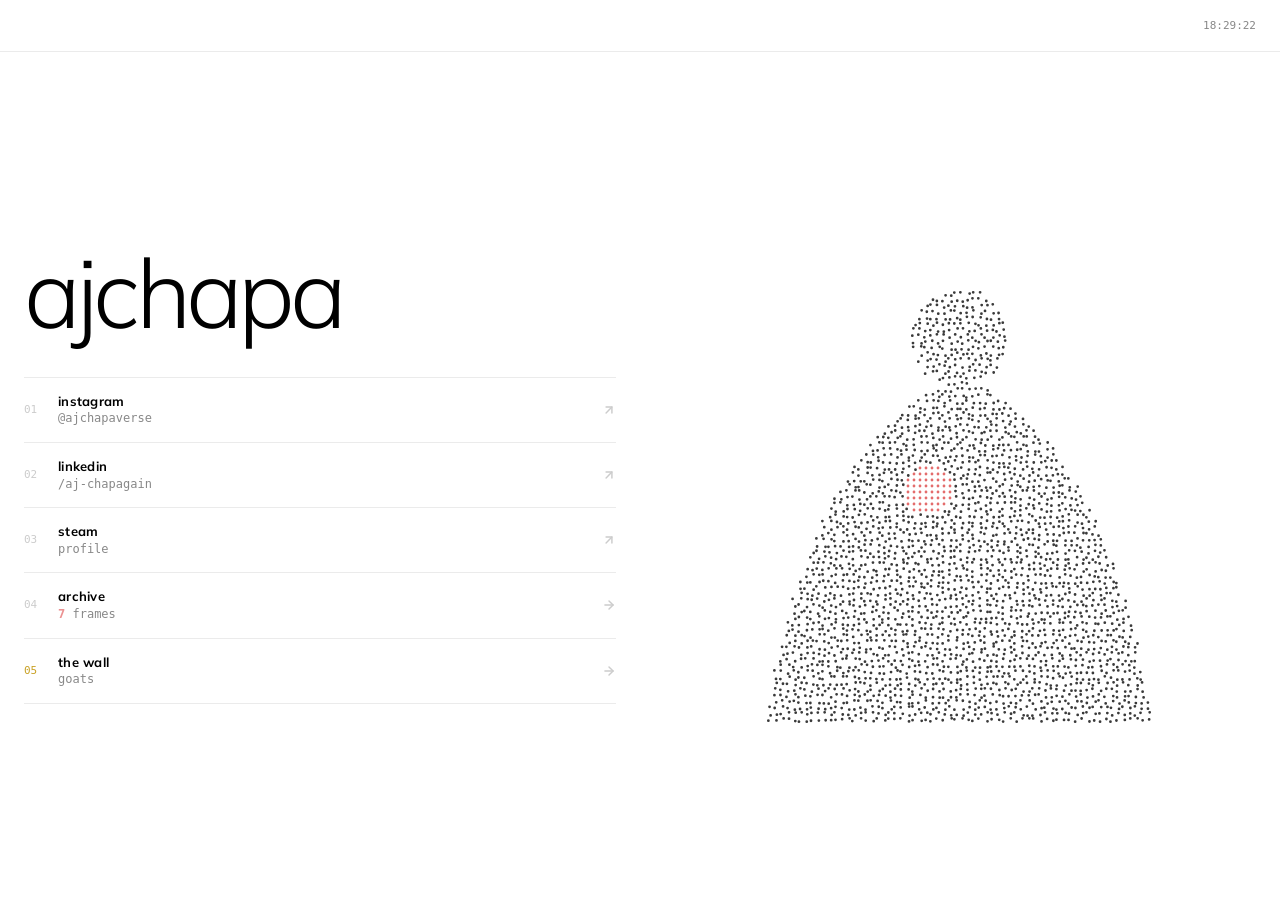
<file: index.html>
<!DOCTYPE html>
<html lang="en">
<head>
  <meta charset="UTF-8" />
  <meta name="viewport" content="width=device-width, initial-scale=1.0" />
  <title>ajchapa</title>
  <link rel="icon" type="image/png" href="favicon.png">
  <link rel="preconnect" href="https://fonts.googleapis.com" />
  <link href="https://fonts.googleapis.com/css2?family=Mulish:wght@300;700;800&display=swap" rel="stylesheet" />
  <style>
    :root {
      --bg:         #ffffff;
      --border:     #ebebeb;
      --text-main:  #000000;
      --text-muted: #888888;
      --font:       'Mulish', sans-serif;
      --mono:       Menlo, Monaco, Consolas, monospace;
    }

    *, *::before, *::after { margin: 0; padding: 0; box-sizing: border-box; }

    html, body {
      height: 100%;
      background: var(--bg);
      color: var(--text-main);
      font-family: var(--font);
      font-size: 14px;
      line-height: 1.45;
      -webkit-font-smoothing: antialiased;
    }

    a { color: inherit; text-decoration: none; }

    #page {
      height: 100vh;
      height: 100dvh;
      display: flex;
      flex-direction: column;
      overflow: hidden;
    }

    #nav {
      height: 52px;
      border-bottom: 1px solid var(--border);
      display: flex;
      align-items: center;
      justify-content: flex-end;
      padding: 0 24px;
      flex-shrink: 0;
    }
    #nav-time { font-size: 11px; color: var(--text-muted); font-family: var(--mono); }

    #body {
      flex: 1;
      display: flex;
      flex-direction: column;
      padding: 48px 24px 0;
      min-height: 0;
    }

    #hero {
      flex: 1;
      display: grid;
      grid-template-columns: 1fr 1fr;
      gap: 48px;
      padding-bottom: 48px;
      align-items: center;
      min-height: 0;
    }

    #left {
      display: flex;
      flex-direction: column;
      justify-content: center;
    }

    #name {
      font-size: clamp(56px, 10vw, 96px);
      font-weight: 300;
      line-height: 0.92;
      letter-spacing: -0.05em;
      color: var(--text-main);
      margin-bottom: 40px;
    }

    #links {
      display: flex;
      flex-direction: column;
      border-top: 1px solid var(--border);
    }

    .link-row {
      display: flex;
      align-items: center;
      justify-content: space-between;
      padding: 14px 0;
      border-bottom: 1px solid var(--border);
      text-decoration: none;
      color: var(--text-main);
      transition: padding 0.3s cubic-bezier(0.16, 1, 0.3, 1), background 0.3s;
    }
    .link-row:hover {
      background: #f9f9f9;
      padding-left: 12px;
      padding-right: 12px;
      margin: 0 -12px;
    }
    .link-row:hover .link-arrow { transform: translate(3px, -3px); color: var(--text-main); }
    .link-row:last-child:hover .link-arrow { transform: translate(4px, 0px); }

    .link-left  { display: flex; align-items: center; gap: 14px; }
    .link-index { font-size: 11px; font-family: var(--mono); color: #cccccc; width: 20px; }
    .link-name  { font-size: 13px; font-weight: 700; letter-spacing: 0.02em; }
    .link-handle{ font-size: 12px; color: var(--text-muted); font-family: var(--mono); }

    .link-arrow {
      display: flex;
      align-items: center;
      justify-content: center;
      color: #cccccc;
      transition: transform 0.3s, color 0.3s;
    }

    /* the wall row: same row + gold foil sweep */
    .wall-row { position: relative; overflow: hidden; }
    .wall-row .link-left, .wall-row .link-arrow { position: relative; z-index: 1; }
    .wall-row .foil {
      position: absolute;
      top: -10%; bottom: -10%;
      width: 34%; left: -60%;
      pointer-events: none;
      z-index: 0;
      background: linear-gradient(100deg, transparent, rgba(240,205,100,.45), rgba(255,236,170,.6), rgba(240,205,100,.45), transparent);
      transform: skewX(-14deg);
      animation: wall-foil 5s ease-in-out infinite;
    }
    .wall-row:hover .foil { animation-duration: 2.4s; }
    @keyframes wall-foil {
      0% { left: -60%; }
      40%, 100% { left: 130%; }
    }
    .wall-row .link-index { color: #c9a227; }
    .wall-row:hover .link-arrow { color: #a8842f; }
    @media (prefers-reduced-motion: reduce) {
      .wall-row .foil { animation: none; display: none; }
    }

    #right {
      display: flex;
      align-items: center;
      justify-content: center;
      width: 100%;
      height: 100%;
      min-height: 0;
    }

    #particle-canvas {
      display: block;
      max-width: 100%;
      max-height: 100%;
      object-fit: contain;
    }

    /* MOBILE */
    @media (max-width: 700px) {
      #hero {
        grid-template-columns: 1fr;
        gap: 0;
        padding-bottom: 0;
        flex: none;
      }
      #body {
        padding: 10px 16px 0;
        flex: 1;
        overflow-y: auto;
        -webkit-overflow-scrolling: touch;
      }
      #right {
        order: -1;
        height: 30vh;
        min-height: 160px;
        max-height: 240px;
        display: flex;
        align-items: center;
        justify-content: center;
      }
      #left {
        justify-content: flex-start;
        padding-bottom: 12px;
      }
      #name {
        font-size: clamp(40px, 13vw, 64px);
        margin-bottom: 14px;
        text-align: center;
      }
      .link-row { padding: 11px 0; }
      #nav { padding: 0 16px; }
    }
  </style>
</head>
<body>
<div id="page">

  <nav id="nav">
    <span id="nav-time">—</span>
  </nav>

  <div id="body">
    <div id="hero">

      <div id="left">
        <h1 id="name">ajchapa</h1>
        <div id="links">
          <a class="link-row" href="https://www.instagram.com/ajchapaverse/" target="_blank" rel="noopener">
            <div class="link-left">
              <span class="link-index">01</span>
              <div>
                <div class="link-name">instagram</div>
                <div class="link-handle">@ajchapaverse</div>
              </div>
            </div>
            <span class="link-arrow">
              <svg width="14" height="14" viewBox="0 0 24 24" fill="none" stroke="currentColor" stroke-width="2.5" stroke-linecap="round" stroke-linejoin="round">
                <line x1="7" y1="17" x2="17" y2="7"></line><polyline points="7 7 17 7 17 17"></polyline>
              </svg>
            </span>
          </a>
          <a class="link-row" href="https://www.linkedin.com/in/aj-chapagain/" target="_blank" rel="noopener">
            <div class="link-left">
              <span class="link-index">02</span>
              <div>
                <div class="link-name">linkedin</div>
                <div class="link-handle">/aj-chapagain</div>
              </div>
            </div>
            <span class="link-arrow">
              <svg width="14" height="14" viewBox="0 0 24 24" fill="none" stroke="currentColor" stroke-width="2.5" stroke-linecap="round" stroke-linejoin="round">
                <line x1="7" y1="17" x2="17" y2="7"></line><polyline points="7 7 17 7 17 17"></polyline>
              </svg>
            </span>
          </a>
          <a class="link-row" href="https://steamcommunity.com/profiles/76561198343184351/" target="_blank" rel="noopener">
            <div class="link-left">
              <span class="link-index">03</span>
              <div>
                <div class="link-name">steam</div>
                <div class="link-handle">profile</div>
              </div>
            </div>
            <span class="link-arrow">
              <svg width="14" height="14" viewBox="0 0 24 24" fill="none" stroke="currentColor" stroke-width="2.5" stroke-linecap="round" stroke-linejoin="round">
                <line x1="7" y1="17" x2="17" y2="7"></line><polyline points="7 7 17 7 17 17"></polyline>
              </svg>
            </span>
          </a>
          <a class="link-row" href="archive">
            <div class="link-left">
              <span class="link-index">04</span>
              <div>
                <div class="link-name">archive</div>
                <div class="link-handle"><span id="archive-num">7</span> frames</div>
              </div>
            </div>
            <span class="link-arrow">
              <svg width="14" height="14" viewBox="0 0 24 24" fill="none" stroke="currentColor" stroke-width="2.5" stroke-linecap="round" stroke-linejoin="round">
                <line x1="5" y1="12" x2="19" y2="12"></line><polyline points="12 5 19 12 12 19"></polyline>
              </svg>
            </span>
          </a>
          <a class="link-row wall-row" href="thewall">
            <span class="foil" aria-hidden="true"></span>
            <div class="link-left">
              <span class="link-index">05</span>
              <div>
                <div class="link-name">the wall</div>
                <div class="link-handle">goats</div>
              </div>
            </div>
            <span class="link-arrow">
              <svg width="14" height="14" viewBox="0 0 24 24" fill="none" stroke="currentColor" stroke-width="2.5" stroke-linecap="round" stroke-linejoin="round">
                <line x1="5" y1="12" x2="19" y2="12"></line><polyline points="12 5 19 12 12 19"></polyline>
              </svg>
            </span>
          </a>
        </div>
      </div>

      <div id="right">
        <canvas id="particle-canvas"></canvas>
      </div>

    </div>
  </div>

</div>

<script>
  /* CLOCK */
  function tick() {
    document.getElementById('nav-time').textContent =
      new Date().toLocaleTimeString('en-US', { hour: '2-digit', minute: '2-digit', second: '2-digit', hour12: false });
  }
  tick();
  setInterval(tick, 1000);

  /* ARCHIVE 7 PULSE */
  (function () {
    const el = document.getElementById('archive-num');
    if (!el) return;
    const BEAT = 1.2;
    let lastTs = null, t = 0;

    function heartbeat(t) {
      const p = t % BEAT;
      if (p < 0.12) return Math.sin((p / 0.12) * Math.PI);
      if (p > 0.22 && p < 0.34) return Math.sin(((p - 0.22) / 0.12) * Math.PI) * 0.5;
      return 0;
    }

    function pulse(ts) {
      requestAnimationFrame(pulse);
      if (!lastTs) lastTs = ts;
      const dt = Math.min((ts - lastTs) / 1000, 0.05);
      lastTs = ts;
      t += dt;
      const beat = heartbeat(t);
      const r = Math.round(210 + beat * 30);
      const opacity = 0.45 + beat * 0.55;
      el.style.color = `rgba(${r}, 10, 10, ${opacity})`;
      el.style.fontWeight = beat > 0.05 ? '800' : '700';
    }
    requestAnimationFrame(pulse);
  })();

  /* PARTICLE ENGINE */
  (function () {
    const canvas = document.getElementById('particle-canvas');
    const ctx    = canvas.getContext('2d');

    const isMobile = window.innerWidth <= 700;

    // Bigger figure on desktop, well-proportioned on mobile
    const SCALE   = isMobile ? 1.0 : 1.38;
    const W       = isMobile ? 320 : 500;
    const H       = isMobile ? 400 : 640;
    canvas.width  = W;
    canvas.height = H;

    const SPACING       = isMobile ? 5 : 6;
    const RADIUS        = isMobile ? 1.1 : 1.4;
    const BEAT_INTERVAL = 1.2;

    let particles = [];
    let time      = 0;
    let lastTs    = null;

    const heartCX = W / 2 - (isMobile ? 22 : 32);
    const heartCY = H / 2 + (isMobile ? 10 : 14);

    function createProceduralHuman() {
      const off  = document.createElement('canvas');
      off.width  = W;
      off.height = H;
      const octx = off.getContext('2d');
      octx.fillStyle = '#000000';

      octx.translate(W / 2, H / 2);
      octx.scale(SCALE, SCALE);
      octx.translate(-W / 2, -H / 2);

      // Head
      octx.beginPath();
      octx.arc(W / 2, H / 2 - 100, 35, 0, Math.PI * 2);
      octx.fill();

      // Body
      octx.beginPath();
      octx.moveTo(W / 2 - 15, H / 2 - 65);
      octx.quadraticCurveTo(W / 2 - 110, H / 2 - 10, W / 2 - 140, H / 2 + 180);
      octx.lineTo(W / 2 + 140, H / 2 + 180);
      octx.quadraticCurveTo(W / 2 + 110, H / 2 - 10, W / 2 + 15, H / 2 - 65);
      octx.fill();

      return off;
    }

    function initParticles() {
      const offCanvas = createProceduralHuman();
      const octx = offCanvas.getContext('2d');
      const { data } = octx.getImageData(0, 0, W, H);
      particles = [];

      for (let y = 0; y < H; y += SPACING) {
        for (let x = 0; x < W; x += SPACING) {
          const i = (y * W + x) * 4;
          if (data[i + 3] > 128) {
            const dx = x - heartCX;
            const dy = y - heartCY;
            const dist = Math.sqrt(dx * dx + dy * dy);
            particles.push({
              ox: x, oy: y, x, y,
              isHeart: dist < 25,
              distToHeart: dist || 0.01,
              phaseX: Math.random() * Math.PI * 2,
              phaseY: Math.random() * Math.PI * 2,
              driftSpeed: 0.5 + Math.random() * 0.5,
            });
          }
        }
      }
    }

    function getHeartbeat(t) {
      const p = t % BEAT_INTERVAL;
      if (p < 0.12) return Math.sin((p / 0.12) * Math.PI);
      if (p > 0.22 && p < 0.34) return Math.sin(((p - 0.22) / 0.12) * Math.PI) * 0.5;
      return 0;
    }

    function animate(ts) {
      requestAnimationFrame(animate);
      if (!lastTs) lastTs = ts || 0;
      const dt = Math.min(((ts || 0) - lastTs) / 1000, 0.05);
      lastTs = ts || 0;
      time += dt;

      ctx.clearRect(0, 0, W, H);
      if (!particles.length) return;

      const beat = getHeartbeat(time);

      // Body
      ctx.beginPath();
      ctx.fillStyle = 'rgba(15, 15, 15, 0.82)';
      particles.forEach(p => {
        if (p.isHeart) return;
        const driftX = Math.sin(time * p.driftSpeed + p.phaseX) * 1.7;
        const driftY = Math.cos(time * p.driftSpeed + p.phaseY) * 1.7;
        let pushX = 0, pushY = 0;
        if (beat > 0) {
          const force = Math.max(0, 1 - (p.distToHeart / 175));
          const dx = p.ox - heartCX;
          const dy = p.oy - heartCY;
          const pushAmt = beat * force * 4.5;
          pushX = (dx / p.distToHeart) * pushAmt;
          pushY = (dy / p.distToHeart) * pushAmt;
        }
        p.x = p.ox + driftX + pushX;
        p.y = p.oy + driftY + pushY;
        ctx.moveTo(p.x + RADIUS, p.y);
        ctx.arc(p.x, p.y, RADIUS, 0, Math.PI * 2);
      });
      ctx.fill();

      // Heart
      ctx.beginPath();
      ctx.fillStyle = `rgba(210, 10, 10, ${0.6 + beat * 0.4})`;
      particles.forEach(p => {
        if (!p.isHeart) return;
        const dx = p.ox - heartCX;
        const dy = p.oy - heartCY;
        const expand = beat * 4.8;
        p.x = p.ox + (dx / p.distToHeart) * expand;
        p.y = p.oy + (dy / p.distToHeart) * expand;
        const r = RADIUS + beat * 0.9;
        ctx.moveTo(p.x + r, p.y);
        ctx.arc(p.x, p.y, r, 0, Math.PI * 2);
      });
      ctx.fill();
    }

    initParticles();
    requestAnimationFrame(animate);
  })();
</script>
</body>
</html>
</file>
